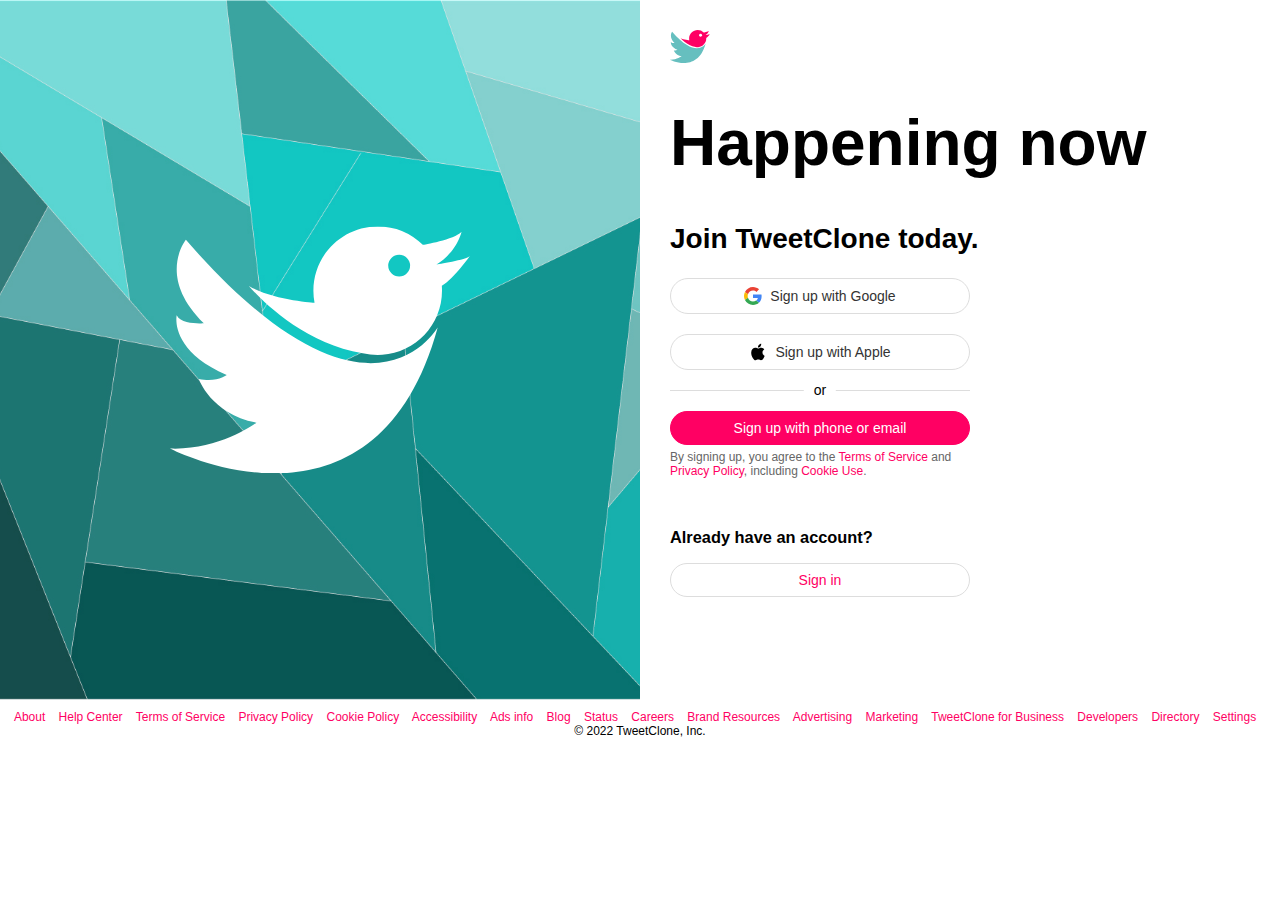
<file: index.html>
<!DOCTYPE html>
<html lang="en">
<head>
    <meta charset="UTF-8">
    <meta http-equiv="X-UA-Compatible" content="IE=edge">
    <meta name="viewport" content="width=device-width, initial-scale=1.0">
    <title>TweetClone. It's what's happening</title>
    <link rel="shortcut icon" href="./assets/img/tweelo_logo_colored.svg" type="image/svg">
    <link rel="stylesheet" href="./assets/css/style.css">
</head>
<body>

    <main>
        <section class="account-pg row">
            <div class="col-6">
                <img class="img_wall" src="./assets/img/tweelo_wallpaper.jpg" alt="">
                <img class="img_logo_white" src="./assets/img/tweelo_logo.svg" alt="">
            </div>
            <div class="col-6">
                <div class="container">
                    <div class="header-pg">
                        <img class="logo_img_colored" src="./assets/img/tweelo_logo_colored.svg" alt="">
                    </div>

                    <h1>Happening now</h1>
                    <h2>Join TweetClone today.</h2>

                    <div class="buttons-container">
                        <a class="link-style-1" href="#">
                            <svg style="width: 18px;" version="1.1" xmlns="http://www.w3.org/2000/svg" viewBox="0 0 48 48" class="LgbsSe-Bz112c"><g><path fill="#EA4335" d="M24 9.5c3.54 0 6.71 1.22 9.21 3.6l6.85-6.85C35.9 2.38 30.47 0 24 0 14.62 0 6.51 5.38 2.56 13.22l7.98 6.19C12.43 13.72 17.74 9.5 24 9.5z"></path><path fill="#4285F4" d="M46.98 24.55c0-1.57-.15-3.09-.38-4.55H24v9.02h12.94c-.58 2.96-2.26 5.48-4.78 7.18l7.73 6c4.51-4.18 7.09-10.36 7.09-17.65z"></path><path fill="#FBBC05" d="M10.53 28.59c-.48-1.45-.76-2.99-.76-4.59s.27-3.14.76-4.59l-7.98-6.19C.92 16.46 0 20.12 0 24c0 3.88.92 7.54 2.56 10.78l7.97-6.19z"></path><path fill="#34A853" d="M24 48c6.48 0 11.93-2.13 15.89-5.81l-7.73-6c-2.15 1.45-4.92 2.3-8.16 2.3-6.26 0-11.57-4.22-13.47-9.91l-7.98 6.19C6.51 42.62 14.62 48 24 48z"></path><path fill="none" d="M0 0h48v48H0z"></path></g></svg>
                            <span>Sign up with Google</span>
                        </a>
                        <a class="link-style-1" href="#">
                            <svg style="width: 18px;" viewBox="0 0 24 24" aria-hidden="true" class="r-4qtqp9 r-yyyyoo r-z80fyv r-1d4mawv r-dnmrzs r-bnwqim r-1plcrui r-lrvibr r-19wmn03" style="color: rgb(15, 20, 25);"><g><path d="M16.365 1.43c0 1.14-.493 2.27-1.177 3.08-.744.9-1.99 1.57-2.987 1.57-.12 0-.23-.02-.3-.03-.01-.06-.04-.22-.04-.39 0-1.15.572-2.27 1.206-2.98.804-.94 2.142-1.64 3.248-1.68.03.13.05.28.05.43zm4.565 15.71c-.03.07-.463 1.58-1.518 3.12-.945 1.34-1.94 2.71-3.43 2.71-1.517 0-1.9-.88-3.63-.88-1.698 0-2.302.91-3.67.91-1.377 0-2.332-1.26-3.428-2.8-1.287-1.82-2.323-4.63-2.323-7.28 0-4.28 2.797-6.55 5.552-6.55 1.448 0 2.675.95 3.6.95.865 0 2.222-1.01 3.902-1.01.613 0 2.886.06 4.374 2.19-.13.09-2.383 1.37-2.383 4.19 0 3.26 2.854 4.42 2.955 4.45z"></path></g></svg>
                            <span>Sign up with Apple</span>
                        </a>

                        <div class="notice">
                            <span>or</span>
                        </div>

                        <a class="link-style-1 link-style-fill mrg-none" href="#" onclick="accControle('Open', 'signUp');">Sign up with phone or email</a>
                        <div class="agree-notice">
                            By signing up, you agree to the <a href="#">Terms of Service</a> and <a href="#">Privacy Policy</a>, including <a href="#">Cookie Use</a>.
                        </div>

                        <h3>Already have an account?</h3>

                        <a class="link-style-2" href="#" onclick="accControle('Open', 'signIn');">Sign in</a>
                    </div>
                </div>
            </div>
        </section>
        <footer>
            <a class="link-style-3" href="#">About</a>
            <a class="link-style-3" href="#">Help Center</a>
            <a class="link-style-3" href="#">Terms of Service</a>
            <a class="link-style-3" href="#">Privacy Policy</a>
            <a class="link-style-3" href="#">Cookie Policy</a>
            <a class="link-style-3" href="#">Accessibility</a>
            <a class="link-style-3" href="#">Ads info</a>
            <a class="link-style-3" href="#">Blog</a>
            <a class="link-style-3" href="#">Status</a>
            <a class="link-style-3" href="#">Careers</a>
            <a class="link-style-3" href="#">Brand Resources</a>
            <a class="link-style-3" href="#">Advertising</a>
            <a class="link-style-3" href="#">Marketing</a>
            <a class="link-style-3" href="#">TweetClone for Business</a>
            <a class="link-style-3" href="#">Developers</a>
            <a class="link-style-3" href="#">Directory</a>
            <a class="link-style-3" href="#">Settings</a>
            © 2022 TweetClone, Inc.
        </footer>
    </main>

    <div id="account-signup" class="acc-con">
        <div class="acc-box">
            <div class="acc-header">
                <button class="close-button" onclick="accControle('Close', 'signUp');">
                    <i class="bi bi-x"></i>
                </button>
                <div>
                    <h3>Step 1 of 5</h3>
                </div>
            </div>
            <div class="acc-body">
                <div class="acc-container">
                    <h1>Create your account</h1>
                    <form class="account-style" action="" method="post">
                        <div class="input-con">
                            <input class="input-style" type="text" id="input-name" required>
                            <label class="input-label" for="input-name">Name</label>
                            <div class="input-border"></div>
                        </div>
                        <div class="input-con">
                            <input class="input-style" type="email" id="input-email" required>
                            <label class="input-label" for="input-email">Email</label>
                            <div class="input-border"></div>
                        </div>

                        <div class="birth-con">
                            <h4>Date of birth</h4>
                            <span>This will not shown publicly. Confirm your age, even if this account is for business, a pet, or something else.</span>

                            <div class="birth-date">
                                <div style="width: 40%;" class="input-con">
                                   <select class="input-style" name="" id="select-month">
                                        <option disabled="" value="" selected></option><option value="1">January</option><option value="2">February</option><option value="3">March</option><option value="4">April</option><option value="5">May</option><option value="6">June</option><option value="7">July</option><option value="8">August</option><option value="9">September</option><option value="10">October</option><option value="11">November</option><option value="12">December</option>
                                    </select>
                                    <label class="input-label" for="select-month">Month</label>
                                    <div class="input-border"></div>
                                    <i class="bi bi-chevron-down"></i>
                                </div>
                                <div style="width: 25%;" class="input-con">
                                    <select class="input-style" name="" id="select-day">
                                        <option disabled="" value="" selected></option><option value="1">1</option><option value="2">2</option><option value="3">3</option><option value="4">4</option><option value="5">5</option><option value="6">6</option><option value="7">7</option><option value="8">8</option><option value="9">9</option><option value="10">10</option><option value="11">11</option><option value="12">12</option><option value="13">13</option><option value="14">14</option><option value="15">15</option><option value="16">16</option><option value="17">17</option><option value="18">18</option><option value="19">19</option><option value="20">20</option><option value="21">21</option><option value="22">22</option><option value="23">23</option><option value="24">24</option><option value="25">25</option><option value="26">26</option><option value="27">27</option><option value="28">28</option><option value="29">29</option><option value="30">30</option><option value="31">31</option>
                                    </select>
                                    <label class="input-label" for="select-day">Day</label>
                                    <div class="input-border"></div>
                                    <i class="bi bi-chevron-down"></i>
                                </div>
                                <div style="width: 25%;" class="input-con">
                                    <select class="input-style" name="" id="select-year">
                                        <option disabled="" value="" selected></option><option value="2022">2022</option><option value="2021">2021</option><option value="2020">2020</option><option value="2019">2019</option><option value="2018">2018</option><option value="2017">2017</option><option value="2016">2016</option><option value="2015">2015</option><option value="2014">2014</option><option value="2013">2013</option><option value="2012">2012</option><option value="2011">2011</option><option value="2010">2010</option><option value="2009">2009</option><option value="2008">2008</option><option value="2007">2007</option><option value="2006">2006</option><option value="2005">2005</option><option value="2004">2004</option><option value="2003">2003</option><option value="2002">2002</option><option value="2001">2001</option><option value="2000">2000</option><option value="1999">1999</option><option value="1998">1998</option><option value="1997">1997</option><option value="1996">1996</option><option value="1995">1995</option><option value="1994">1994</option><option value="1993">1993</option><option value="1992">1992</option><option value="1991">1991</option><option value="1990">1990</option><option value="1989">1989</option><option value="1988">1988</option><option value="1987">1987</option><option value="1986">1986</option><option value="1985">1985</option><option value="1984">1984</option><option value="1983">1983</option><option value="1982">1982</option><option value="1981">1981</option><option value="1980">1980</option><option value="1979">1979</option><option value="1978">1978</option><option value="1977">1977</option><option value="1976">1976</option><option value="1975">1975</option><option value="1974">1974</option><option value="1973">1973</option><option value="1972">1972</option><option value="1971">1971</option><option value="1970">1970</option><option value="1969">1969</option><option value="1968">1968</option><option value="1967">1967</option><option value="1966">1966</option><option value="1965">1965</option><option value="1964">1964</option><option value="1963">1963</option><option value="1962">1962</option><option value="1961">1961</option><option value="1960">1960</option><option value="1959">1959</option><option value="1958">1958</option><option value="1957">1957</option><option value="1956">1956</option><option value="1955">1955</option><option value="1954">1954</option><option value="1953">1953</option><option value="1952">1952</option><option value="1951">1951</option><option value="1950">1950</option><option value="1949">1949</option><option value="1948">1948</option><option value="1947">1947</option><option value="1946">1946</option><option value="1945">1945</option><option value="1944">1944</option><option value="1943">1943</option><option value="1942">1942</option><option value="1941">1941</option><option value="1940">1940</option><option value="1939">1939</option><option value="1938">1938</option><option value="1937">1937</option><option value="1936">1936</option><option value="1935">1935</option><option value="1934">1934</option><option value="1933">1933</option><option value="1932">1932</option><option value="1931">1931</option><option value="1930">1930</option><option value="1929">1929</option><option value="1928">1928</option><option value="1927">1927</option><option value="1926">1926</option><option value="1925">1925</option><option value="1924">1924</option><option value="1923">1923</option><option value="1922">1922</option><option value="1921">1921</option><option value="1920">1920</option><option value="1919">1919</option><option value="1918">1918</option><option value="1917">1917</option><option value="1916">1916</option><option value="1915">1915</option><option value="1914">1914</option><option value="1913">1913</option><option value="1912">1912</option><option value="1911">1911</option><option value="1910">1910</option><option value="1909">1909</option><option value="1908">1908</option><option value="1907">1907</option><option value="1906">1906</option><option value="1905">1905</option><option value="1904">1904</option><option value="1903">1903</option><option value="1902">1902</option>
                                    </select>
                                    <label class="input-label" for="select-year">Year</label>
                                    <div class="input-border"></div>
                                    <i class="bi bi-chevron-down"></i>
                                </div>
                            </div>
                        </div>
                    </form>
                </div>
            </div>
            <div class="acc-footer">
                <button class="footer-button">Next</button>
            </div>
        </div>
    </div>

    <div id="account-signin" class="acc-con">
        <div class="acc-box">
            <div class="acc-header">
                <button class="close-button" onclick="accControle('Close', 'signIn');">
                    <i class="bi bi-x"></i>
                </button>
                <div class="acc-logo-center">
                    <img style="width: 30px;" src="./assets/img/tweelo_logo_colored.svg" alt="">
                </div>
            </div>
            <div class="acc-body">
                <div class="acc-container">
                    <h1 style="text-align: center;">Sign in to TweeClone</h1>
                    <form class="account-style" action="" method="post"></form>
                        <div class="buttons-container buttons-container2">
                            <a class="link-style-1" href="#">
                                <svg style="width: 18px;" version="1.1" xmlns="http://www.w3.org/2000/svg" viewBox="0 0 48 48" class="LgbsSe-Bz112c"><g><path fill="#EA4335" d="M24 9.5c3.54 0 6.71 1.22 9.21 3.6l6.85-6.85C35.9 2.38 30.47 0 24 0 14.62 0 6.51 5.38 2.56 13.22l7.98 6.19C12.43 13.72 17.74 9.5 24 9.5z"></path><path fill="#4285F4" d="M46.98 24.55c0-1.57-.15-3.09-.38-4.55H24v9.02h12.94c-.58 2.96-2.26 5.48-4.78 7.18l7.73 6c4.51-4.18 7.09-10.36 7.09-17.65z"></path><path fill="#FBBC05" d="M10.53 28.59c-.48-1.45-.76-2.99-.76-4.59s.27-3.14.76-4.59l-7.98-6.19C.92 16.46 0 20.12 0 24c0 3.88.92 7.54 2.56 10.78l7.97-6.19z"></path><path fill="#34A853" d="M24 48c6.48 0 11.93-2.13 15.89-5.81l-7.73-6c-2.15 1.45-4.92 2.3-8.16 2.3-6.26 0-11.57-4.22-13.47-9.91l-7.98 6.19C6.51 42.62 14.62 48 24 48z"></path><path fill="none" d="M0 0h48v48H0z"></path></g></svg>
                                <span>Sign up with Google</span>
                            </a>
                            <a class="link-style-1" href="#">
                                <svg style="width: 18px;" viewBox="0 0 24 24" aria-hidden="true" class="r-4qtqp9 r-yyyyoo r-z80fyv r-1d4mawv r-dnmrzs r-bnwqim r-1plcrui r-lrvibr r-19wmn03" style="color: rgb(15, 20, 25);"><g><path d="M16.365 1.43c0 1.14-.493 2.27-1.177 3.08-.744.9-1.99 1.57-2.987 1.57-.12 0-.23-.02-.3-.03-.01-.06-.04-.22-.04-.39 0-1.15.572-2.27 1.206-2.98.804-.94 2.142-1.64 3.248-1.68.03.13.05.28.05.43zm4.565 15.71c-.03.07-.463 1.58-1.518 3.12-.945 1.34-1.94 2.71-3.43 2.71-1.517 0-1.9-.88-3.63-.88-1.698 0-2.302.91-3.67.91-1.377 0-2.332-1.26-3.428-2.8-1.287-1.82-2.323-4.63-2.323-7.28 0-4.28 2.797-6.55 5.552-6.55 1.448 0 2.675.95 3.6.95.865 0 2.222-1.01 3.902-1.01.613 0 2.886.06 4.374 2.19-.13.09-2.383 1.37-2.383 4.19 0 3.26 2.854 4.42 2.955 4.45z"></path></g></svg>
                                <span>Sign up with Apple</span>
                            </a>

                            <div class="notice">
                                <span>or</span>
                            </div>

                            <div class="input-con">
                                <input class="input-style" type="email" id="input-email" required>
                                <label class="input-label" for="input-email">Email</label>
                                <div class="input-border"></div>
                            </div>

                            <button class="btn-style-1" type="submit">Next</button>

                            <a style="margin-top: 20px;" class="link-style-2" href="#" onclick="accControle('Open', 'signIn');">Forgot password?</a>
                        </div>
                    </form>
                </div>
            </div>
            <div class="acc-footer">
                <div class="buttons-container buttons-container2">
                    <span>Don't have an account? <a href="#">Sign up</a></span>
                </div>
            </div>
        </div>
    </div>

    <div class="loader-con">
        <div class="loader-box">
            <div class="loader"></div>
        </div>
    </div>

    <script src="./assets/js/jquery.min.js"></script>
    <script src="./assets/js/main.js"></script>
</body>
</html>
</file>
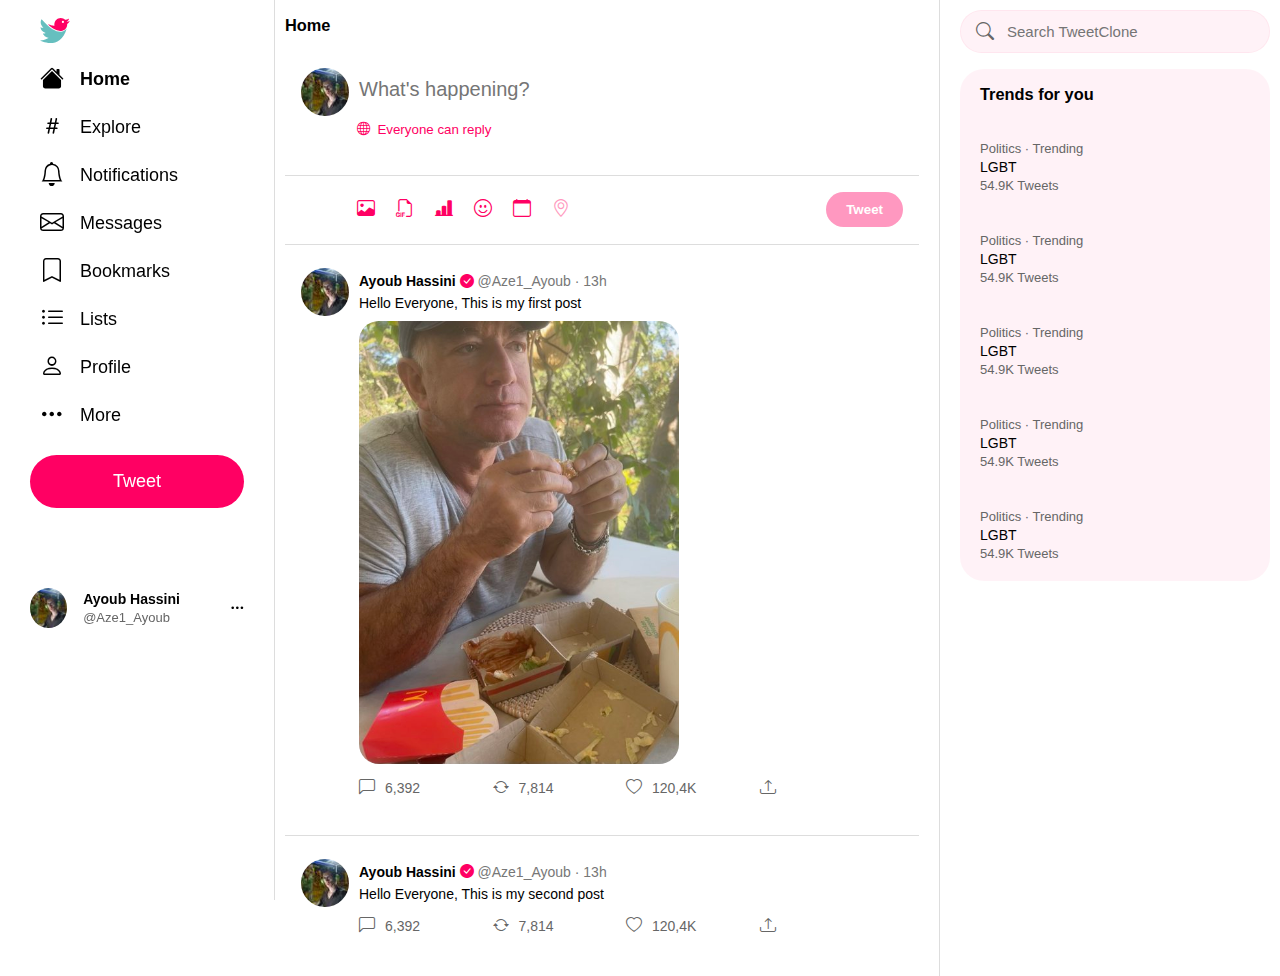
<file: home.html>
<!DOCTYPE html>
<html lang="en">
<head>
    <meta charset="UTF-8">
    <meta http-equiv="X-UA-Compatible" content="IE=edge">
    <meta name="viewport" content="width=device-width, initial-scale=1.0">
    <title>TweetClone. It's what's happening</title>
    <link rel="shortcut icon" href="./assets/img/tweelo_logo_colored.svg" type="image/svg">
    <link rel="stylesheet" href="./assets/css/style.css">
</head>
<body>

    <div class="dash-container">
        <header class="dash-header">
            <nav class="dash-nav">
                <div class="dash-logo-image"></div>
                <ul class="dash-menu">
                    <li>
                        <a class="active" href="home.html">
                            <i class="bi bi-house-fill"></i>
                            <span>Home</span>
                        </a>
                    </li>
                    <li>
                        <a href="#">
                            <i class="bi bi-hash"></i>
                            <span>Explore</span>
                        </a>
                    </li>
                    <li>
                        <a href="#">
                            <i class="bi bi-bell"></i>
                            <span>Notifications</span>
                        </a>
                    </li>
                    <li>
                        <a href="#">
                            <i class="bi bi-envelope"></i>
                            <span>Messages</span>
                        </a>
                    </li>
                    <li>
                        <a href="#">
                            <i class="bi bi-bookmark"></i>
                            <span>Bookmarks</span>
                        </a>
                    </li>
                    <li>
                        <a href="#">
                            <i class="bi bi-list-ul"></i>
                            <span>Lists</span>
                        </a>
                    </li>
                    <li>
                        <a href="profile.html">
                            <i class="bi bi-person"></i>
                            <span>Profile</span>
                        </a>
                    </li>
                    <li>
                        <a href="#">
                            <i class="bi bi-three-dots"></i>
                            <span>More</span>
                        </a>
                    </li>
                </ul>

                <button class="dash-tweet-btn">Tweet</button>

            </nav>
            <div class="dash-account-user">
                <div class="image"></div>
                <div class="content">
                    <div class="fullname">Ayoub Hassini</div>
                    <div class="username">@Aze1_Ayoub</div>
                </div>
                <i class="bi bi-three-dots"></i>
            </div>
        </header>
        <main>
            <div class="dash-posts">
                <div class="posts-header">
                    <h3>Home</h3>
                </div>

                <div class="posts-post_send-con no-hover">
                    <div class="posts-post_send-img">
                        <img src="./assets/img/avatar.jpg" alt="">
                    </div>
                    <div class="posts-post_send-input">
                        <form action="" method="post">
                            <textarea name="post" placeholder="What's happening?" oninput="auto_grow(this);"></textarea>
                        
                            <button class="everyone-can-reply-btn">
                                <i class="bi bi-globe"></i> &nbsp;&nbsp;Everyone can reply
                            </button>
                        </form>
                    </div>
                </div>
                <hr class="hr-style">
                <div style="padding: 0 16px 10px 16px;" class="posts-post_send-con no-hover">
                    <div class="posts-post_send-img"></div>
                    <div class="posts-post_send-input">
                        <div class="posts-post_send_footer">
                            <div>
                                <button class="everyone-can-reply-btn2">
                                    <i class="bi bi-image"></i>
                                </button>
                                <button class="everyone-can-reply-btn2">
                                    <i class="bi bi-filetype-gif"></i>
                                </button>
                                <button class="everyone-can-reply-btn2">
                                    <i class="bi bi-bar-chart-line-fill"></i>
                                </button>
                                <button class="everyone-can-reply-btn2">
                                    <i class="bi bi-emoji-smile"></i>
                                </button>
                                <button class="everyone-can-reply-btn2">
                                    <i class="bi bi-calendar"></i>
                                </button>
                                <button class="everyone-can-reply-btn2 disabled">
                                    <i class="bi bi-geo-alt"></i>
                                </button>
                            </div>
                            <button class="posts-post_tweet disabled">Tweet</button>
                        </div>
                        
                    </div>
                </div>
                <hr class="hr-style2">
                <div class="posts-post_send-con">
                    <div class="posts-post_send-img">
                        <img src="./assets/img/avatar.jpg" alt="">
                    </div>
                    <div class="posts-post_send-input">
                        <div class="posts-post_send-con2">
                            <div class="posts-post_user-info">
                                <div class="posts-post_user-fullname">
                                    <span class="user-fullname">Ayoub Hassini</span>
                                    <i class="bi bi-check-circle-fill"></i>
                                    <span class="username">@Aze1_Ayoub · 13h</span>
                                </div>
                                <div class="posts-post_user-content">
                                    Hello Everyone, This is my first post
                                </div>
                            </div>
                            <img src="./assets/img/post1.jpeg" alt="">
                            <div class="posts-post_send-footer">
                                <button>
                                    <i class="bi bi-chat-left"></i>
                                    <span>6,392</span>
                                </button>
                                <button>
                                    <i class="bi bi-arrow-repeat"></i>
                                    <span>7,814</span>
                                </button>
                                <button>
                                    <i class="bi bi-heart"></i>
                                    <span>120,4K</span>
                                </button>
                                <button>
                                    <i class="bi bi-upload"></i>
                                </button>
                            </div>
                        </div>
                    </div>
                </div>
                <hr class="hr-style2">
                <div class="posts-post_send-con">
                    <div class="posts-post_send-img">
                        <img src="./assets/img/avatar.jpg" alt="">
                    </div>
                    <div class="posts-post_send-input">
                        <div class="posts-post_send-con2">
                            <div class="posts-post_user-info">
                                <div class="posts-post_user-fullname">
                                    <span class="user-fullname">Ayoub Hassini</span>
                                    <i class="bi bi-check-circle-fill"></i>
                                    <span class="username">@Aze1_Ayoub · 13h</span>
                                </div>
                                <div class="posts-post_user-content">
                                    Hello Everyone, This is my second post
                                </div>
                                <div class="posts-post_send-footer">
                                    <button>
                                        <i class="bi bi-chat-left"></i>
                                        <span>6,392</span>
                                    </button>
                                    <button>
                                        <i class="bi bi-arrow-repeat"></i>
                                        <span>7,814</span>
                                    </button>
                                    <button>
                                        <i class="bi bi-heart"></i>
                                        <span>120,4K</span>
                                    </button>
                                    <button>
                                        <i class="bi bi-upload"></i>
                                    </button>
                                </div>
                            </div>
                        </div>
                    </div>
                </div>
            </div>
            <div class="dash-trends">
                <form class="search-form" action="" method="post">
                    <input type="text" name="q" placeholder="Search TweetClone">
                    <i class="bi bi-search"></i>
                </form>

                <div class="dash-trends_list">
                    <h3>Trends for you</h3>

                    <div class="dash-trend_con">
                        <div class="dash-trend_title">Politics · Trending</div>
                        <div class="dash-trend_body">LGBT</div>
                        <div class="dash-trend_footer">54.9K Tweets</div>
                    </div>
                    <div class="dash-trend_con">
                        <div class="dash-trend_title">Politics · Trending</div>
                        <div class="dash-trend_body">LGBT</div>
                        <div class="dash-trend_footer">54.9K Tweets</div>
                    </div>
                    <div class="dash-trend_con">
                        <div class="dash-trend_title">Politics · Trending</div>
                        <div class="dash-trend_body">LGBT</div>
                        <div class="dash-trend_footer">54.9K Tweets</div>
                    </div>
                    <div class="dash-trend_con">
                        <div class="dash-trend_title">Politics · Trending</div>
                        <div class="dash-trend_body">LGBT</div>
                        <div class="dash-trend_footer">54.9K Tweets</div>
                    </div>
                    <div class="dash-trend_con">
                        <div class="dash-trend_title">Politics · Trending</div>
                        <div class="dash-trend_body">LGBT</div>
                        <div class="dash-trend_footer">54.9K Tweets</div>
                    </div>
                </div>
            </div>
        </main>
    </div>

    <div class="hidden-bar_menu">
        <div class="hidden-bar_menu-buttons">
            <button>
                <i class="bi bi-house-fill"></i>
            </button>
            <button>
                <i class="bi bi-search"></i>
            </button>
            <button>
                <i class="bi bi-bell"></i>
            </button>
            <button>
                <i class="bi bi-envelope"></i>
            </button>
        </div>
    </div>

    <div class="loader-con">
        <div class="loader-box">
            <div class="loader"></div>
        </div>
    </div>

    <script src="./assets/js/jquery.min.js"></script>
    <script src="./assets/js/main.js"></script>
</body>
</html>
</file>
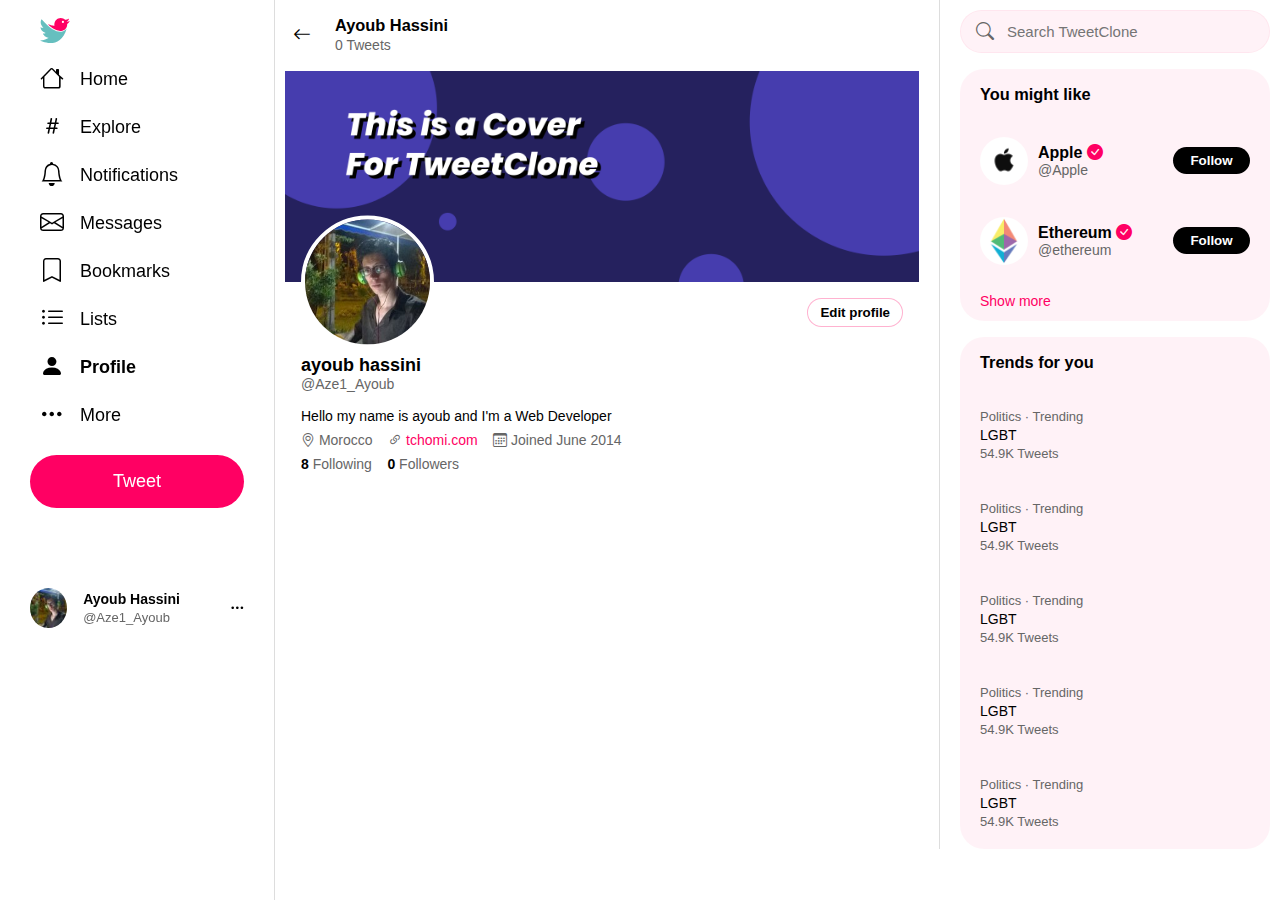
<file: profile.html>
<!DOCTYPE html>
<html lang="en">
<head>
    <meta charset="UTF-8">
    <meta http-equiv="X-UA-Compatible" content="IE=edge">
    <meta name="viewport" content="width=device-width, initial-scale=1.0">
    <title>TweetClone. It's what's happening</title>
    <link rel="shortcut icon" href="./assets/img/tweelo_logo_colored.svg" type="image/svg">
    <link rel="stylesheet" href="./assets/css/style.css">
</head>
<body>

    <div class="dash-container">
        <header class="dash-header">
            <nav class="dash-nav">
                <div class="dash-logo-image"></div>
                <ul class="dash-menu">
                    <li>
                        <a href="home.html">
                            <i class="bi bi-house"></i>
                            <span>Home</span>
                        </a>
                    </li>
                    <li>
                        <a href="#">
                            <i class="bi bi-hash"></i>
                            <span>Explore</span>
                        </a>
                    </li>
                    <li>
                        <a href="#">
                            <i class="bi bi-bell"></i>
                            <span>Notifications</span>
                        </a>
                    </li>
                    <li>
                        <a href="#">
                            <i class="bi bi-envelope"></i>
                            <span>Messages</span>
                        </a>
                    </li>
                    <li>
                        <a href="#">
                            <i class="bi bi-bookmark"></i>
                            <span>Bookmarks</span>
                        </a>
                    </li>
                    <li>
                        <a href="#">
                            <i class="bi bi-list-ul"></i>
                            <span>Lists</span>
                        </a>
                    </li>
                    <li>
                        <a class="active" href="profile.html">
                            <i class="bi bi-person-fill"></i>
                            <span>Profile</span>
                        </a>
                    </li>
                    <li>
                        <a href="#">
                            <i class="bi bi-three-dots"></i>
                            <span>More</span>
                        </a>
                    </li>
                </ul>

                <button class="dash-tweet-btn">Tweet</button>

            </nav>
            <div class="dash-account-user">
                <div class="image"></div>
                <div class="content">
                    <div class="fullname">Ayoub Hassini</div>
                    <div class="username">@Aze1_Ayoub</div>
                </div>
                <i class="bi bi-three-dots"></i>
            </div>
        </header>
        <main>
            <div class="dash-posts">
                <div class="posts-header">
                    <button>
                        <i class="bi bi-arrow-left"></i>
                    </button>
                    <h3>Ayoub Hassini <br> <span>0 Tweets</span></h3>
                </div>

                <img src="./assets/img/TweetCloneCover.png" alt="">
                <div class="profile-info_con">
                    <img class="profile-pic" src="./assets/img/avatarBig.jpg" alt="">
                    <button class="profile-info_btn">Edit profile</button>

                    <div class="profile-info_content">
                        <div class="profile-info_name">ayoub hassini</div>
                        <div class="profile-info_gray">@Aze1_Ayoub</div>
                        <div class="profile-info_bio">Hello my name is ayoub and I'm a Web Developer</div>
                        <div style="margin-top: 8px;" class="profile-info_gray">
                            <span><i class="bi bi-geo-alt"></i> Morocco</span>&nbsp;&nbsp;&nbsp;
                            <span><i class="bi bi-link-45deg"></i> <a class="link-style-3" href="#">tchomi.com</a></span>&nbsp;&nbsp;&nbsp;
                            <span><i class="bi bi-calendar3"></i> Joined June 2014</span>
                        </div>
                        <div style="margin-top: 8px;" class="profile-info_follower">
                            <b>8</b> <span class="profile-info_gray">Following</span>&nbsp;&nbsp;&nbsp;
                            <b>0</b> <span class="profile-info_gray">Followers</span>
                        </div>
                    </div>
                </div>

            </div>
            <div class="dash-trends">
                <form class="search-form" action="" method="post">
                    <input type="text" name="q" placeholder="Search TweetClone">
                    <i class="bi bi-search"></i>
                </form>

                <div class="dash-trends_list">
                    <h3>You might like</h3>
                    <div class="you-might-like_box">
                        <div style="background-image: url('./assets/img/apple.jpg')" class="you-might-like_pic"></div>
                        <div class="you-might-like_content">
                            <h1>Apple <i class="bi bi-check-circle-fill"></i></h1>
                            <span>@Apple</span>
                        </div>
                        <button class="you-might-like_btn">Follow</button>
                    </div>
                    <div class="you-might-like_box">
                        <div style="background-image: url('./assets/img/ethereum.jpg')" class="you-might-like_pic"></div>
                        <div class="you-might-like_content">
                            <h1>Ethereum <i class="bi bi-check-circle-fill"></i></h1>
                            <span>@ethereum</span>
                        </div>
                        <button class="you-might-like_btn">Follow</button>
                    </div>
                    <div>
                        <a class="you-might-like_show-more" href="#">Show more</a>
                    </div>
                </div>

                <div class="dash-trends_list">
                    <h3>Trends for you</h3>

                    <div class="dash-trend_con">
                        <div class="dash-trend_title">Politics · Trending</div>
                        <div class="dash-trend_body">LGBT</div>
                        <div class="dash-trend_footer">54.9K Tweets</div>
                    </div>
                    <div class="dash-trend_con">
                        <div class="dash-trend_title">Politics · Trending</div>
                        <div class="dash-trend_body">LGBT</div>
                        <div class="dash-trend_footer">54.9K Tweets</div>
                    </div>
                    <div class="dash-trend_con">
                        <div class="dash-trend_title">Politics · Trending</div>
                        <div class="dash-trend_body">LGBT</div>
                        <div class="dash-trend_footer">54.9K Tweets</div>
                    </div>
                    <div class="dash-trend_con">
                        <div class="dash-trend_title">Politics · Trending</div>
                        <div class="dash-trend_body">LGBT</div>
                        <div class="dash-trend_footer">54.9K Tweets</div>
                    </div>
                    <div class="dash-trend_con">
                        <div class="dash-trend_title">Politics · Trending</div>
                        <div class="dash-trend_body">LGBT</div>
                        <div class="dash-trend_footer">54.9K Tweets</div>
                    </div>
                </div>
            </div>
        </main>
    </div>

    <div class="hidden-bar_menu">
        <div class="hidden-bar_menu-buttons">
            <button>
                <i class="bi bi-house"></i>
            </button>
            <button>
                <i class="bi bi-search"></i>
            </button>
            <button>
                <i class="bi bi-bell"></i>
            </button>
            <button>
                <i class="bi bi-envelope"></i>
            </button>
        </div>
    </div>

    <div class="loader-con">
        <div class="loader-box">
            <div class="loader"></div>
        </div>
    </div>

    <script src="./assets/js/jquery.min.js"></script>
    <script src="./assets/js/main.js"></script>
</body>
</html>
</file>
<file: assets/css/style.css>
@import url("https://cdn.jsdelivr.net/npm/bootstrap-icons@1.9.1/font/bootstrap-icons.css");

body {
    margin: 0;
    padding: 0;
    font-size: 14px;
}

* {
    font-family: 'Poppins', sans-serif;
    box-sizing: border-box;
}

a.link-style-3 {
    color: #FF0063;
    text-decoration: none;
}

a.link-style-3:hover {
    text-decoration: underline;
}

img {
    width: 100%;
    display: block;
}

.mrg-none {
    margin: 0 !important;
}

.row {
    display: flex;
}

.col-6 {
    width: 50%;
}

.col-6:nth-child(1) {
    position: relative;
}

.btn-style-1 {
    -webkit-appearance: none;
    -moz-appearance: none;
    color: #fff;
    font-size: 16px;
    width: 100%;
    border:none;
    border-radius: 30px;
    padding: 10px 20px;
    background-color: #000;
}

section.account-pg .col-6 .img_wall {
    height: 700px;
    object-fit: cover;
}

section.account-pg .col-6 .img_logo_white {
    top: 50%;
    left: 50%;
    width: 300px;
    position: absolute;
    transform: translate(-50%, -50%);
}

section.account-pg .col-6 .container {
    padding: 30px;
    padding-bottom: 0;
}

section.account-pg .col-6 .logo_img_colored {
    width: 40px;
}

section.account-pg .col-6 h1 {
    font-size: 64px;
}

section.account-pg .col-6 h2 {
    font-size: 28px;
}

.buttons-container {
    width: 300px;
}

.buttons-container a.link-style-1 {
    margin-bottom: 20px;
    color: #333;
    font-size: 14px;
    font-weight: 500;
    text-align: center;
    text-decoration: none;
    border: 1px solid #ddd;
    border-radius: 30px;
    padding: 8px 20px;
    display: flex;
    justify-content: center;
    align-items: center;
    transition: .2s all;
}

.buttons-container a.link-style-1:hover {
    background-color: #efefef;
}

.buttons-container a.link-style-fill {
    color: #fff;
    border: 1px solid #FF0063;
    background-color: #FF0063;
}

.buttons-container a.link-style-fill:hover {
    background-color: #db115e !important;
}

.buttons-container a.link-style-1 span {
    margin-left: 8px;
}

.buttons-container .notice {
    margin-bottom: 20px;
    border-bottom: 1px solid #ddd;
    position: relative;
}

.buttons-container .notice span {
    top: 50%;
    left: 50%;
    font-size: 14px;
    background-color: #fff;
    padding: 5px 10px;
    position: absolute;
    transform: translate(-50%, -50%);
}

.buttons-container .agree-notice {
    margin-top: 5px;
    color: #666;
    font-size: 12px;
}

.buttons-container .agree-notice a {
    color: #FF0063;
    text-decoration: none;
}

.buttons-container .agree-notice a:hover {
    text-decoration: underline;
}

.buttons-container h3 {
    margin-top: 50px;
}

.buttons-container a.link-style-2 {
    margin-bottom: 20px;
    color: #FF0063;
    font-size: 14px;
    font-weight: 500;
    text-align: center;
    text-decoration: none;
    border: 1px solid #ddd;
    border-radius: 30px;
    padding: 8px 20px;
    display: flex;
    justify-content: center;
    align-items: center;
    transition: .2s all;
}

.buttons-container a.link-style-2:hover {
    background-color: rgba(255, 0, 99, .1);
}

footer {
    font-size: 12px;
    text-align: center;
    padding: 10px;
}

footer a {
    margin-right: 10px;
    color: #666;
    text-decoration: none;
}

footer a:hover {
    text-decoration: underline;
}

.acc-con {
    top: 0;
    left: 0;
    width: 100%;
    height: 100%;
    background-color: rgba(0, 0, 0, .3);
    position: fixed;
    display: none;
}

.acc-box {
    top:  50%;
    left: 50%;
    width: 600px;
    height: 90%;
    border-radius: 16px;
    background-color: #fff;
    padding: 10px;
    position: absolute;
    transform: translate(-50%, -50%);
}

.acc-header {
    display: flex;
    align-items: center;
}

.acc-header button.close-button {
    width: 35px;
    height: 35px;
    border: none;
    border-radius: 50%;
    background-color: transparent;
    cursor: pointer;
    transition: .2s all;
}

.acc-header button.close-button:hover {
    background-color: #efefef;
}

.acc-header button.close-button i.bi.bi-x {
    font-size: 28px;
}

.acc-header > div {
    padding-left: 16px;
}

.acc-header > div h3 {
    margin: 0;
    padding: 0;
}

.acc-body .acc-container {
    margin: 28px auto 0 auto;
    width: 80%;
}

.account-style {
    margin-top: 30px;
}

.input-con {
    width: 100%;
    height: 58px;
    margin-bottom: 24px;
    background-color: #fff;
    position: relative;
}

.input-border {
    top: 0;
    left: 0;
    width: 100%;
    height: 58px;
    border: 1px solid #ddd;
    border-radius: 6px;
    background-color: transparent;
    pointer-events: none;
    position: absolute;
    transition: .3s all;
}

.input-style {
    -webkit-appearance: none;
    -moz-appearance: none;
    bottom: 0;
    width: 100%;
    font-size: 16px;
    border: none;
    outline: none;
    background-color: #fff;
    padding: 10px;
    position: absolute;
}

select.input-style {
    cursor: pointer;
}

select.input-style option {
    background-color: #fff;
}

.input-con i.bi.bi-chevron-down {
    top: 50%;
    right: 10px;
    font-size: 20px;
    position: absolute;
    transform: translateY(-50%);
}

label.input-label {
    top: 50%;
    color: #666;
    font-size: 16px;
    padding: 5px 10px;
    position: absolute;
    transform: translateY(-50%);
    transition: .2s all;
}

.input-style:focus ~ .input-border {
    border: 1px solid #FF0063;
    outline: 1px solid #FF0063;
}

.input-style:focus ~ label.input-label {
    top: 1px;
    color: #FF0063;
    font-size: 13px;
    transform: translateY(0);
}

.input-style:valid ~ .input-border {
    border: 1px solid #ddd;
}

.input-style:valid ~ label.input-label {
    top: 1px;
    color: #666;
    font-size: 13px;
    transform: translateY(0);
}

.acc-body {
    height: calc(100% - 118px);
    overflow-x: hidden;
    overflow-y: scroll;
}

.acc-body .birth-con {
    margin-top: 50px;
}

.acc-body .birth-con h4 {
    margin: 0;
    margin-bottom: 10px;
    padding: 0;
}

.acc-body .birth-con span {
    color: #666;
    font-size: 13px;
}

.acc-body .birth-date {
    margin-top: 24px;
    display: flex;
    justify-content: space-between;
}

.acc-footer {
    margin: 5px auto 0 auto;
    width: 80%;
}

.acc-footer button.footer-button {
    width: 100%;
    color: #fff;
    font-size: 20px;
    border: none;
    border-radius: 50px;
    background-color: #666;
    padding: 15px 20px;
    cursor: pointer;
}

.acc-logo-center {
    width: 100%;
    position: relative;
}

.acc-logo-center > img {
    top: 50%;
    left: 50%;
    position: absolute;
    transform: translate(-100%, -50%);
}

.acc-footer span {
    color: #666;
}

.acc-footer span a {
    color: #FF0063;
    cursor: pointer;
}

.buttons-container2 {
    margin: auto;
}

/* HOME PAGE */
.dash-container {
    margin: auto;
    width: 1290px;
    position: relative;
}

.dash-header {
    top: 0;
    left: 0;
    width: 275px;
    height: 100%;
    border-right: 1px solid #ddd;
    background-color: transparent;
    padding: 0 10px;
    position: fixed;
    overflow-y: scroll;
}

.dash-nav {
    padding: 5px 20px 0 20px;
}

.dash-logo-image {
    width: 50px;
    height: 50px;
    border-radius: 50%;
    background-color: transparent;
    background-image: url('../img/tweelo_logo_colored.svg');
    background-size: 30px;
    background-position: center;
    background-repeat: no-repeat;
    transition: .2s all;
}

.dash-logo-image:hover {
    background-color: rgba(255, 0, 99, .1);
    cursor: pointer;
}

.dash-menu {
    margin: 0;
    padding: 0;
    list-style: none;
}

.dash-menu a {
    color:#000;
    text-decoration: none;
    border-radius: 30px;
    padding: 10px 20px 10px 10px;
    display: flex;
    align-items: center;
}

.dash-menu a:hover {
    background-color: rgba(255, 0, 99, .1);
}

.dash-menu a.active {
    font-weight: bold;
}

.dash-menu i {
    font-size: 24px;
}

.dash-menu span {
    margin-left: 16px;
    font-size: 18px;
}

.dash-tweet-btn {
    -webkit-appearance: none;
    -moz-appearance: none;
    margin-top: 16px;
    width: 100%;
    color: #fff;
    font-size: 18px;
    border: none;
    border-radius: 30px;
    background-color: #FF0063;
    padding: 16px 20px;
    display: block;
    cursor: pointer;
    transition: .2s all;
}

.dash-tweet-btn:hover {
    background-color: #db115e;
}

.dash-account-user {
    margin-top: 70px;
    border-radius: 30px;
    padding: 10px 20px;
    display: flex;
    align-items: center;
    transition: .2s all;
}

.dash-account-user:hover {
    background-color: rgba(255, 0, 99, .1);
    cursor: pointer;
}

.dash-account-user > .image {
    width: 40px;
    height: 40px;
    border-radius: 50%;
    background-image: url('../img/avatar.jpg');
    background-size: cover;
    background-position: center;
    background-repeat: no-repeat;
}

.dash-account-user > .content {
    width: calc(100% - 40px);
    padding-left: 16px;
}

.dash-account-user > .content .fullname {
    font-weight: bold;
}

.dash-account-user > .content .username {
    margin-top: 3px;
    color: #666;
    font-size: 13px;
}

/* MAIN SECTION */

.dash-container main {
    top: 0;
    right: 0;
    width: calc(100% - 275px);
    background-color: #fff;
    display: flex;
    position: absolute;
}

.dash-container .dash-posts {
    width: calc(100% - 350px);
    border-right: 1px solid #ddd;
    padding: 0 20px 0 10px;
}

.dash-container .dash-trends {
    width: 350px;
    padding: 0 20px;
}

.dash-container .search-form {
    margin-top: 10px;
    width: 100%;
    height: 43px;
    background-color: #fff;
    position: relative;
}

.dash-container .search-form input[type=text] {
    -webkit-appearance: none;
    -moz-appearance: none;
    top: 0;
    left: 0;
    width: 100%;
    height: 100%;
    font-size: 15px;
    border: 1px solid rgba(255, 0, 99, .05);
    border-radius: 30px;
    background-color: rgba(255, 0, 99, .05);
    outline: none;
    padding-left: 46px;
    position: absolute;
}

.dash-container .search-form input[type=text]:focus {
    border-color: #FF0063;
    background-color: #fff;
}

.dash-container .search-form i {
    top: 50%;
    left: 16px;
    color: #666;
    font-size: 18px;
    position: absolute;
    transform: translateY(-50%);
}

.dash-container .search-form input[type=text]:focus ~ i {
    color: #FF0063;
}

.dash-container .dash-trends_list {
    margin-top: 16px;
    border-radius: 24px;
    background-color: rgba(255, 0, 99, .05);
    overflow: hidden;
}

.dash-container .dash-trends_list h3 {
    padding: 0 0 0 20px;
}

.dash-container .dash-trend_con {
    padding: 20px;
    transition: .2s all;
}

.dash-container .dash-trend_con:hover {
    background-color: rgba(255, 0, 99, .06);
    cursor: pointer;
}

.dash-container .dash-trend_title {
    color: #666;
    font-size: 13px;
}

.dash-container .dash-trend_body {
    margin-top: 3px;
}

.dash-container .dash-trend_footer {
    margin-top: 3px;
    color: #666;
    font-size: 13px;
}

/* POST INPUT */
.posts-post_send-con {
    padding: 16px;
    display: flex;
    flex-wrap: wrap;
}

.posts-post_send-con.no-hover {
    background-color: #fff !important;
}

.posts-post_send-con:hover {
    background-color: rgba(255, 0, 99, .05);
}

.posts-post_send-img {
    width: 48px;
}

.posts-post_send-img img {
    border-radius: 50%;
}

.posts-post_send-input {
    width: calc(100% - 48px);
}

.posts-post_send-input img {
    width: 60%;
    border-radius: 20px;
}

.posts-post_send-con2 {
    padding: 0 10px;
}

.posts-post_user-info {
    margin-bottom: 5px;
    padding: 5px 0;
    display: block;
}

.posts-post_user-fullname .user-fullname {
    font-weight: bold;
}

.posts-post_user-fullname i {
    color: #FF0063;
}

.posts-post_user-fullname .username {
    color: #777;
}

.posts-post_user-content {
    margin-top: 6px;
}

.posts-post_send-input form {
    width: 100%;
}

.posts-post_send-input textarea {
    -webkit-appearance: none;
    -moz-appearance: none;
    width: 100%;
    height: 45px;
    font-size: 20px;
    padding: 10px;
    border: none;
    outline: none;
    resize: none;
}

.everyone-can-reply-btn,
.everyone-can-reply-btn2 {
    -webkit-appearance: none;
    -moz-appearance: none;
    margin-right: 5px;
    color: #FF0063;
    border: none;
    border-radius: 20px;
    background-color: transparent;
    padding: 6px 8px;
    display: flex;
    align-items: center;
    transition: .1s all;
    cursor: pointer;
}

.everyone-can-reply-btn:hover,
.everyone-can-reply-btn2:hover {
    background-color: rgba(255, 0, 99, .05);
}

.everyone-can-reply-btn2 i {
    font-size: 18px;
}

.everyone-can-reply-btn2.disabled {
    opacity: .4;
    cursor: default !important;
}

hr.hr-style {
    margin: 16px 0;
    border: none;
    border-bottom: 1px solid #ddd;
}

hr.hr-style2 {
    border: none;
    border-bottom: 1px solid #ddd;
}

.posts-post_send_footer {
    display: flex;
    justify-content: space-between;
    align-items: center;
}

.posts-post_send_footer > div {
    display: flex;
}

.posts-post_tweet {
    color: #fff;
    font-weight: bold;
    border: none;
    border-radius: 30px;
    background-color: #FF0063;
    padding: 10px 20px;
    cursor: pointer;
}

.posts-post_tweet.disabled {
    opacity: .4;
    cursor: default !important;
}

.posts-post_send-footer {
    width: 100%;
    padding: 10px 0;
    display: flex;
}

.posts-post_send-footer > button {
    -webkit-appearance: none;
    -moz-appearance: none;
    width: 25%;
    color: #666;
    font-size: 16px;
    border: none;
    background-color: transparent;
    padding: 5px 0;
    display: flex;
    align-items: center;
}

.posts-post_send-footer > button:hover {
    color: #FF0063;
    cursor: pointer;
}

.posts-post_send-footer > button > span {
    margin-left: 10px;
    font-size: 14px;
}

.hidden-bar_menu {
    display: none;
}

/* PROFILE PAGE */
.you-might-like_box {
    padding: 16px 20px;
    display: flex;
    align-items: center;
    transition: .2s all;
}

.you-might-like_box:hover {
    background-color: rgba(255, 0, 99, .05);
    cursor: pointer;
}

.you-might-like_pic {
    width: 48px;
    height: 48px;
    border-radius: 50%;
    background-size: 48px;
    background-position: center;
    background-repeat: no-repeat;
    transition: .2s all;
}

.you-might-like_pic:hover {
    opacity: .8;
}

.you-might-like_content {
    width: calc(100% - 125px);
    padding-left: 10px;
}

.you-might-like_content h1 {
    margin: 0;
    font-size: 16px;
}

.you-might-like_content i {
    color: #FF0063;
}

.you-might-like_content span {
    color: #666;
    font-size: 14px;
}

.you-might-like_btn {
    -webkit-appearance: none;
    -moz-appearance: none;
    width: 77px;
    color: #fff;
    font-weight: bold;
    border: none;
    border-radius: 20px;
    background-color: #000;
    padding: 6px 10px;
    transition: .2s all;
}

.you-might-like_btn:hover {
    opacity: .8;
    cursor: pointer;
}

.you-might-like_show-more {
    color: #FF0063;
    text-decoration: none;
    padding: 12px 20px;
    display: block;
    transition: .2s all;
}

.you-might-like_show-more:hover {
    background-color: rgba(255, 0, 99, .05);
}

.dash-posts .posts-header {
    display: flex;
    align-items: center;
}

.dash-posts .posts-header button {
    margin-right: 16px;
    width: 34px;
    height: 34px;
    font-size: 18px;
    border: none;
    border-radius: 50%;
    background-color: transparent;
    transition: .2s all;
}

.dash-posts .posts-header button:hover {
    background-color: rgba(255, 0, 99, .05);
    cursor: pointer;
}

.dash-posts .posts-header h3 span {
    color: #666;
    font-size: 14px;
    font-weight: lighter;
}

.profile-pic {
    width: 133px;
    height: 133px;
    border: 4px solid #fff;
    border-radius: 50%;
    transform: translate(16px, -50%);
}

.profile-info_con {
    position: relative;
}

.profile-info_btn {
    top: 16px;
    right: 16px;
    font-weight: bold;
    border-radius: 20px;
    border:1px solid rgba(255, 0, 99, .3);
    background-color: #fff;
    padding: 6px 12px;
    position: absolute;
    transition: .2s all;
}

.profile-info_btn:hover {
    background-color: rgba(255, 0, 99, .1);
    cursor: pointer;
}

.profile-info_content {
    margin-left: 16px;
    margin-top: -60px;
}

.profile-info_name {
    font-size: 18px;
    font-weight: bold;
}

.profile-info_gray {
    color: #666;
}

.profile-info_bio {
    margin-top: 16px;
}

.loader-con {
    top: 0;
    left: 0;
    width: 100%;
    height: 100%;
    background-color: #fff;
    position: fixed;
}

.loader-box {
    top: 50%;
    left: 50%;
    width: 30px;
    height: 30px;
    background-color: transparent;
    position: absolute;
    transform: translate(-50%, -50%);
}

.loader {
    width: 30px;
    height: 30px;
    border: 3px solid rgba(255, 0, 99, .3);
    border-top: 3px solid #FF0063;
    border-radius: 50%;
    animation: spin .8s linear infinite;
}

@keyframes spin {
    0% { transform: rotate(0deg); }
    100% { transform: rotate(360deg); }
}

@media (max-width: 768px) {
    .row {
        display: block;
    }

    .col-6 {
        width: 100%;
    }

    .col-6:nth-child(1) img.img_wall {
        height: 200px;
    }

    .col-6:nth-child(1) img.img_logo_white {
        width: 80px;
    }

    .col-6:nth-child(2) h1 {
        font-size: 34px !important;
    }

    .col-6:nth-child(2) h2 {
        font-size: 20px !important;
    }

    footer {
        margin-top: 50px;
        line-height: 1.8;
    }

    .acc-box {
        top:  0;
        left: 0;
        width: 100%;
        height: 100%;
        border-radius: 16px;
        background-color: #fff;
        padding: 10px;
        position: absolute;
        transform: translate(0, 0);
    }

    .acc-box .acc-container {
        width: 90%;
    }

    .dash-container {
        width: 100%;
    }

    .dash-header {
        display: none;
    }

    main {
        top: 0;
        left: 0;
        width: 100% !important;
        background-color: #fff;
        display: flex;
        position: relative;
    }

    .dash-container .dash-posts {
        width: 100%;
        border-right: 1px solid #ddd;
        padding: 0;
        padding-bottom: 50px;
    }

    .posts-header {
        padding: 0 16px;
    }

    .posts-post_send-img {
        width: 38px;
    }

    .posts-post_send-con2 > img {
        width: 90%;
    }

    .posts-post_send-footer > button {
        justify-content: center;
    }

    .posts-post_send-footer > button span {
        margin-left: 3px;
        font-size: 11px;
    }

    .dash-trends {
        display: none;
    }

    .hidden-bar_menu {
        bottom: 0;
        width: 100%;
        border-top: 1px solid #ddd;
        background-color: #ddd;
        display: block;
        position: fixed;
    }

    .hidden-bar_menu-buttons {
        display: flex;
        justify-content: center;
        align-items: center;
    }

    .hidden-bar_menu-buttons > button {
        -webkit-appearance: none;
        -moz-appearance: none;
        width: 25%;
        font-size: 24px;
        border: none;
        background-color: white;
        padding: 16px;
    }

    .profile-pic {
        width: 66px;
        height: 66px;
        border: 3px solid #fff;
    }    
}
</file>
